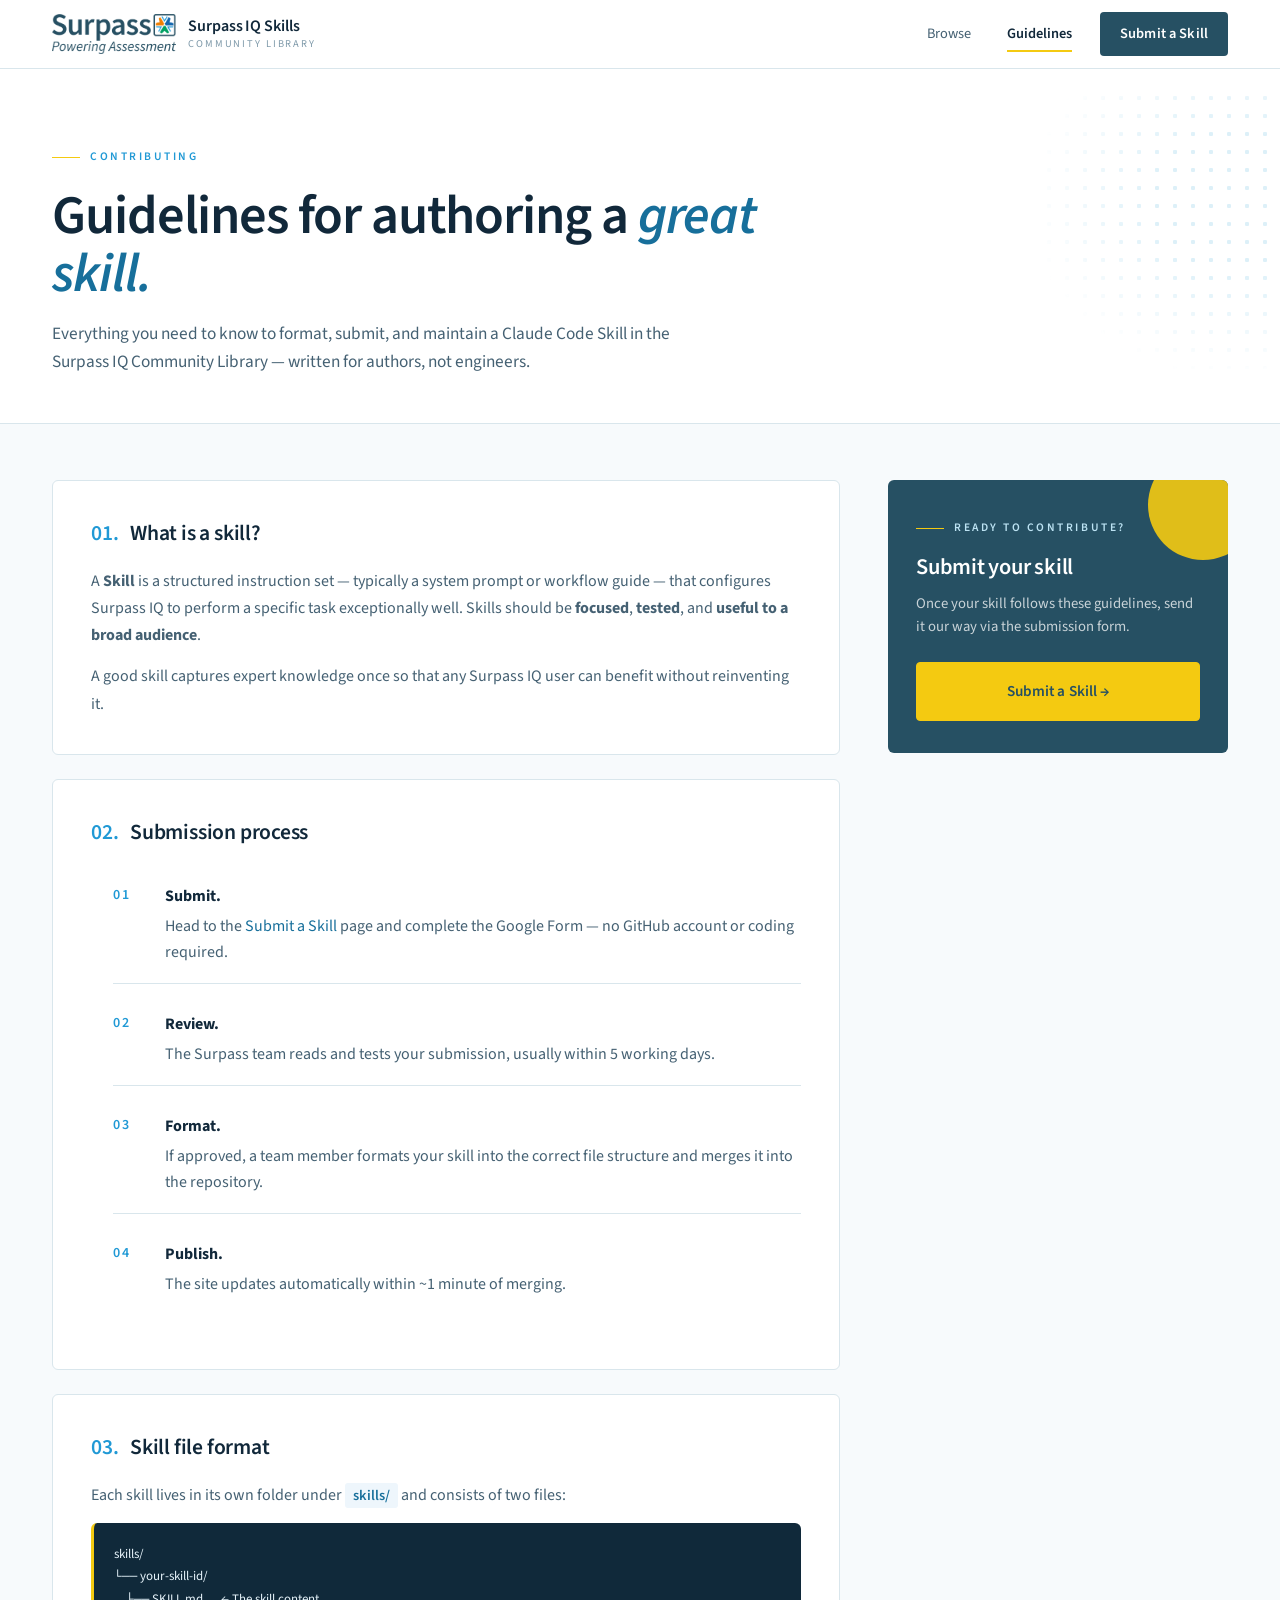
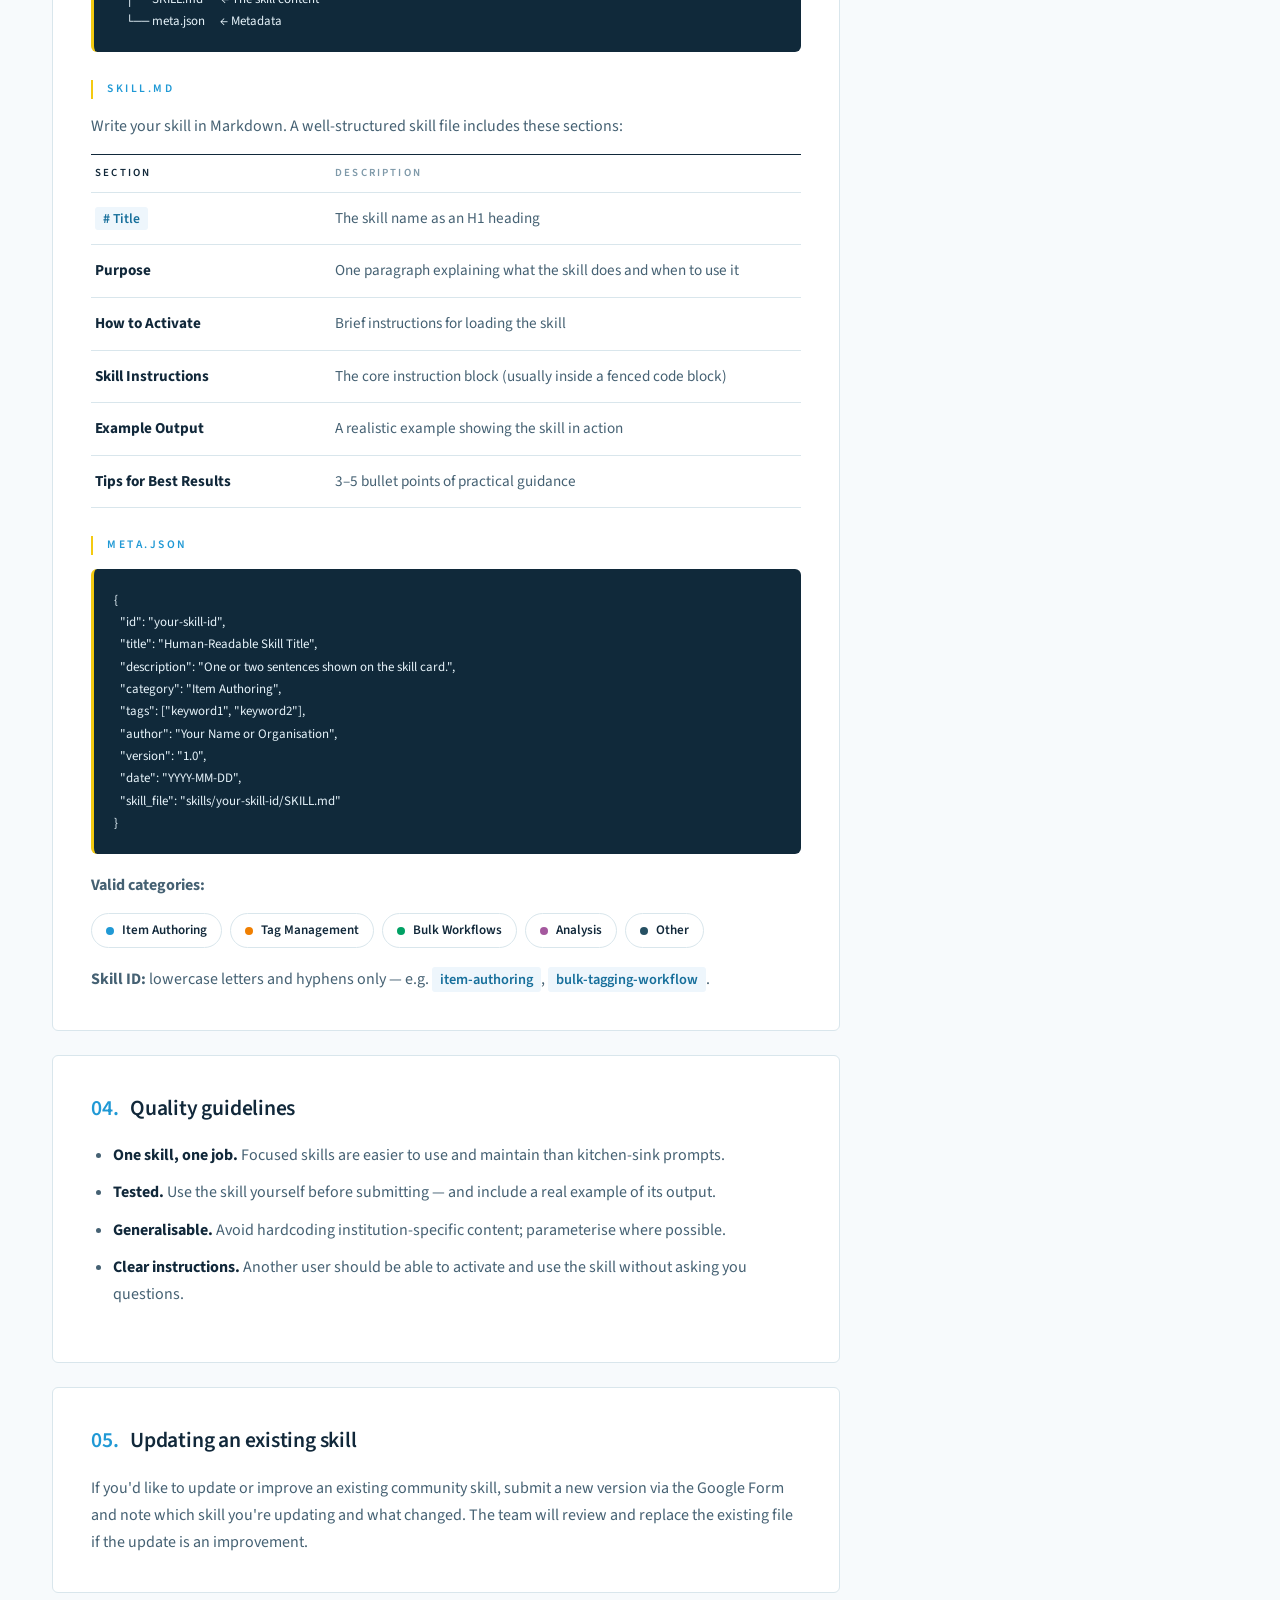
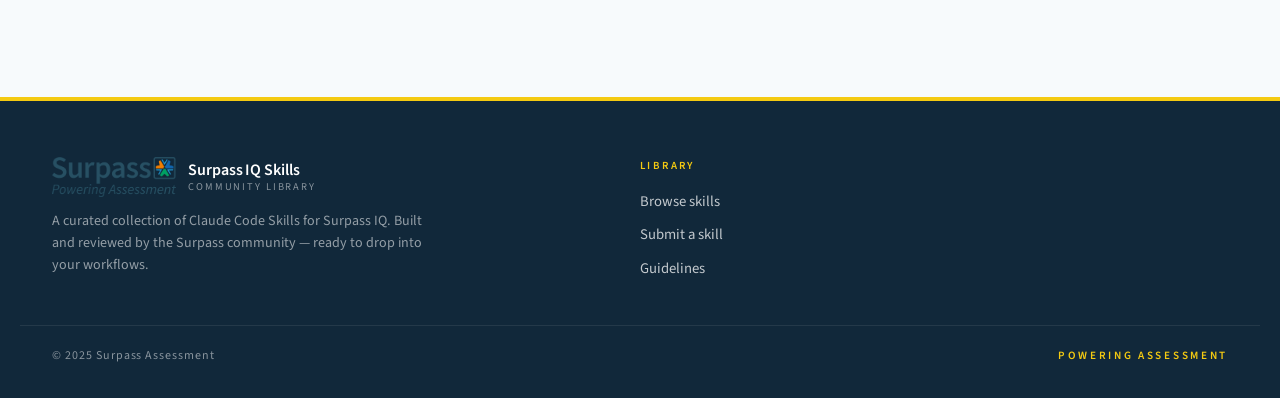
<file: guidelines.html>
<!DOCTYPE html>
<html lang="en">
<head>
  <meta charset="UTF-8">
  <meta name="viewport" content="width=device-width, initial-scale=1.0">
  <meta name="description" content="Contributing guidelines for the Surpass IQ Community Skills library — skill file format, submission process, and quality guidelines.">
  <title>Guidelines — Surpass IQ Community Skills</title>
  <link rel="stylesheet" href="assets/css/styles.css">
  <link rel="preconnect" href="https://fonts.googleapis.com">
  <link rel="preconnect" href="https://fonts.gstatic.com" crossorigin>
  <link href="https://fonts.googleapis.com/css2?family=Source+Sans+Pro:ital,wght@0,400;0,600;1,400;1,600&display=swap" rel="stylesheet">
</head>
<body>

  <!-- Navigation -->
  <nav class="nav">
    <div class="nav-inner">
      <a href="index.html" class="nav-logo">
        <img src="assets/SurpassPA_logo.png" alt="Surpass" class="nav-logo-mark">
        <span class="nav-logo-text">
          <span>Surpass IQ Skills</span>
          <span class="nav-logo-sub">Community Library</span>
        </span>
      </a>
      <div class="nav-links">
        <a href="index.html" class="nav-link">Browse</a>
        <a href="guidelines.html" class="nav-link active">Guidelines</a>
        <a href="submit.html" class="nav-link nav-link-cta">Submit a Skill</a>
      </div>
    </div>
  </nav>

  <!-- Page header -->
  <header class="page-header">
    <div class="page-header-inner">
      <span class="eyebrow">Contributing</span>
      <h1 class="page-title">Guidelines for authoring a <em>great skill.</em></h1>
      <p class="page-subtitle">Everything you need to know to format, submit, and maintain a Claude Code Skill in the Surpass IQ Community Library — written for authors, not engineers.</p>
    </div>
  </header>

  <!-- Page content -->
  <div class="page-content">
    <div class="page-content-main">

      <section class="content-section">
        <h2><span class="section-num">01.</span> What is a skill?</h2>
        <p>A <strong>Skill</strong> is a structured instruction set — typically a system prompt or workflow guide — that configures Surpass IQ to perform a specific task exceptionally well. Skills should be <strong>focused</strong>, <strong>tested</strong>, and <strong>useful to a broad audience</strong>.</p>
        <p>A good skill captures expert knowledge once so that any Surpass IQ user can benefit without reinventing it.</p>
      </section>

      <section class="content-section">
        <h2><span class="section-num">02.</span> Submission process</h2>
        <ol class="review-steps">
          <li><strong>Submit.</strong> Head to the <a href="submit.html">Submit a Skill</a> page and complete the Google Form — no GitHub account or coding required.</li>
          <li><strong>Review.</strong> The Surpass team reads and tests your submission, usually within 5 working days.</li>
          <li><strong>Format.</strong> If approved, a team member formats your skill into the correct file structure and merges it into the repository.</li>
          <li><strong>Publish.</strong> The site updates automatically within ~1 minute of merging.</li>
        </ol>
      </section>

      <section class="content-section">
        <h2><span class="section-num">03.</span> Skill file format</h2>
        <p>Each skill lives in its own folder under <code>skills/</code> and consists of two files:</p>
        <pre><code>skills/
└── your-skill-id/
    ├── SKILL.md      ← The skill content
    └── meta.json     ← Metadata</code></pre>

        <h3 class="content-subhead">SKILL.md</h3>
        <p>Write your skill in Markdown. A well-structured skill file includes these sections:</p>
        <div class="spec-table" role="table" aria-label="SKILL.md sections">
          <div class="spec-row spec-head" role="row">
            <span role="columnheader">Section</span>
            <span role="columnheader">Description</span>
          </div>
          <div class="spec-row" role="row">
            <span role="cell"><code># Title</code></span>
            <span role="cell">The skill name as an H1 heading</span>
          </div>
          <div class="spec-row" role="row">
            <span role="cell"><strong>Purpose</strong></span>
            <span role="cell">One paragraph explaining what the skill does and when to use it</span>
          </div>
          <div class="spec-row" role="row">
            <span role="cell"><strong>How to Activate</strong></span>
            <span role="cell">Brief instructions for loading the skill</span>
          </div>
          <div class="spec-row" role="row">
            <span role="cell"><strong>Skill Instructions</strong></span>
            <span role="cell">The core instruction block (usually inside a fenced code block)</span>
          </div>
          <div class="spec-row" role="row">
            <span role="cell"><strong>Example Output</strong></span>
            <span role="cell">A realistic example showing the skill in action</span>
          </div>
          <div class="spec-row" role="row">
            <span role="cell"><strong>Tips for Best Results</strong></span>
            <span role="cell">3–5 bullet points of practical guidance</span>
          </div>
        </div>

        <h3 class="content-subhead">meta.json</h3>
<pre><code>{
  "id": "your-skill-id",
  "title": "Human-Readable Skill Title",
  "description": "One or two sentences shown on the skill card.",
  "category": "Item Authoring",
  "tags": ["keyword1", "keyword2"],
  "author": "Your Name or Organisation",
  "version": "1.0",
  "date": "YYYY-MM-DD",
  "skill_file": "skills/your-skill-id/SKILL.md"
}</code></pre>

        <p><strong>Valid categories:</strong></p>
        <div class="chip-row">
          <span class="chip" data-cat="Item Authoring">Item Authoring</span>
          <span class="chip" data-cat="Tag Management">Tag Management</span>
          <span class="chip" data-cat="Bulk Workflows">Bulk Workflows</span>
          <span class="chip" data-cat="Analysis">Analysis</span>
          <span class="chip" data-cat="Other">Other</span>
        </div>
        <p style="margin-top: 18px;"><strong>Skill ID:</strong> lowercase letters and hyphens only — e.g. <code>item-authoring</code>, <code>bulk-tagging-workflow</code>.</p>
      </section>

      <section class="content-section">
        <h2><span class="section-num">04.</span> Quality guidelines</h2>
        <ul>
          <li><strong>One skill, one job.</strong> Focused skills are easier to use and maintain than kitchen-sink prompts.</li>
          <li><strong>Tested.</strong> Use the skill yourself before submitting — and include a real example of its output.</li>
          <li><strong>Generalisable.</strong> Avoid hardcoding institution-specific content; parameterise where possible.</li>
          <li><strong>Clear instructions.</strong> Another user should be able to activate and use the skill without asking you questions.</li>
        </ul>
      </section>

      <section class="content-section">
        <h2><span class="section-num">05.</span> Updating an existing skill</h2>
        <p>If you'd like to update or improve an existing community skill, submit a new version via the Google Form and note which skill you're updating and what changed. The team will review and replace the existing file if the update is an improvement.</p>
      </section>

    </div>

    <!-- Sticky sidebar CTA -->
    <aside class="page-content-aside">
      <div class="submit-cta">
        <span class="eyebrow">Ready to contribute?</span>
        <h3>Submit your skill</h3>
        <p>Once your skill follows these guidelines, send it our way via the submission form.</p>
        <a href="submit.html" class="btn btn-yellow btn-lg">Submit a Skill →</a>
      </div>
    </aside>
  </div>

  <!-- Footer -->
  <footer class="footer">
    <div class="footer-inner">
      <div class="footer-brand">
        <a href="index.html" class="nav-logo">
          <img src="assets/SurpassPA_logo.png" alt="Surpass" class="nav-logo-mark">
          <span class="nav-logo-text">
            <span>Surpass IQ Skills</span>
            <span class="nav-logo-sub">Community Library</span>
          </span>
        </a>
        <p>A curated collection of Claude Code Skills for Surpass IQ. Built and reviewed by the Surpass community — ready to drop into your workflows.</p>
      </div>
      <div class="footer-col">
        <h4>Library</h4>
        <ul>
          <li><a href="index.html">Browse skills</a></li>
          <li><a href="submit.html">Submit a skill</a></li>
          <li><a href="guidelines.html">Guidelines</a></li>
        </ul>
      </div>
    </div>
    <div class="footer-bottom">
      <span>© 2025 Surpass Assessment</span>
      <span class="tagline">Powering Assessment</span>
    </div>
  </footer>

</body>
</html>
</file>
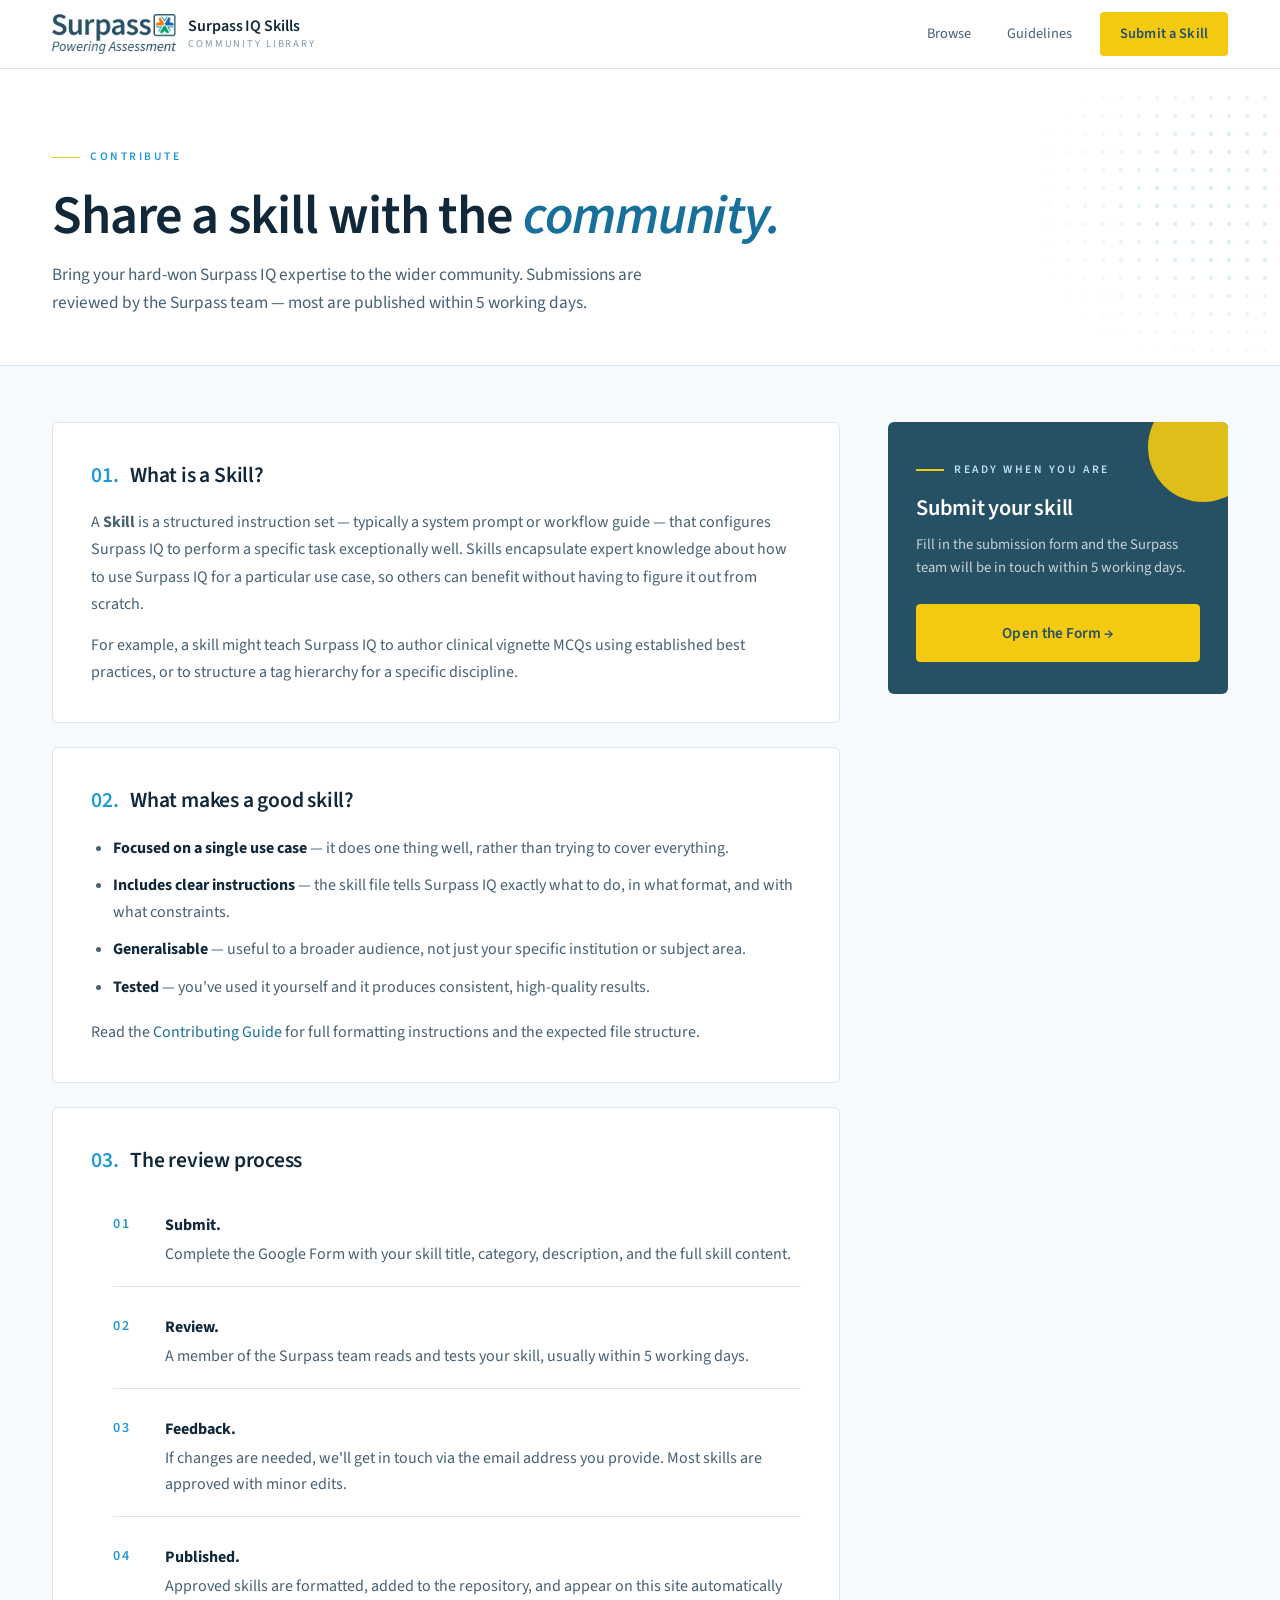
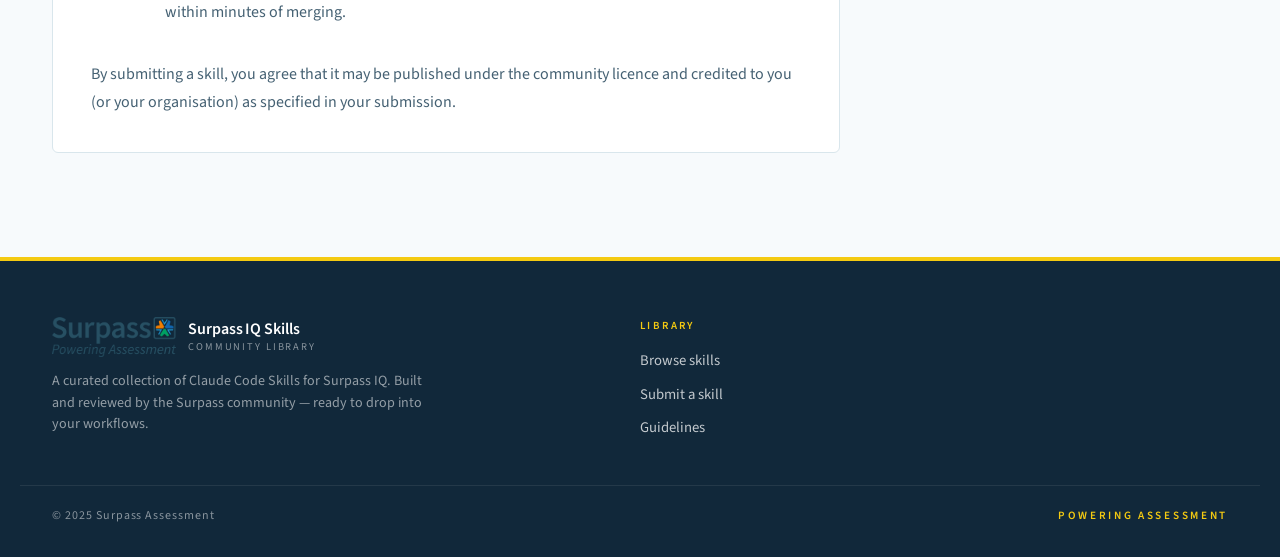
<file: submit.html>
<!DOCTYPE html>
<html lang="en">
<head>
  <meta charset="UTF-8">
  <meta name="viewport" content="width=device-width, initial-scale=1.0">
  <meta name="description" content="Submit a community Claude Code Skill for Surpass IQ. Skills are reviewed by the Surpass team before being published.">
  <title>Submit a Skill — Surpass IQ Community Skills</title>
  <link rel="stylesheet" href="assets/css/styles.css">
  <link rel="preconnect" href="https://fonts.googleapis.com">
  <link rel="preconnect" href="https://fonts.gstatic.com" crossorigin>
  <link href="https://fonts.googleapis.com/css2?family=Source+Sans+Pro:ital,wght@0,400;0,600;1,400;1,600&display=swap" rel="stylesheet">
</head>
<body>

  <!-- Navigation -->
  <nav class="nav">
    <div class="nav-inner">
      <a href="index.html" class="nav-logo">
        <img src="assets/SurpassPA_logo.png" alt="Surpass" class="nav-logo-mark">
        <span class="nav-logo-text">
          <span>Surpass IQ Skills</span>
          <span class="nav-logo-sub">Community Library</span>
        </span>
      </a>
      <div class="nav-links">
        <a href="index.html" class="nav-link">Browse</a>
        <a href="guidelines.html" class="nav-link">Guidelines</a>
        <a href="submit.html" class="nav-link nav-link-cta active">Submit a Skill</a>
      </div>
    </div>
  </nav>

  <!-- Page header -->
  <header class="page-header">
    <div class="page-header-inner">
      <span class="eyebrow">Contribute</span>
      <h1 class="page-title">Share a skill with the <em>community.</em></h1>
      <p class="page-subtitle">Bring your hard-won Surpass IQ expertise to the wider community. Submissions are reviewed by the Surpass team — most are published within 5 working days.</p>
    </div>
  </header>

  <!-- Page content: two-column editorial -->
  <div class="page-content">
    <div class="page-content-main">

      <section class="content-section">
        <h2><span class="section-num">01.</span> What is a Skill?</h2>
        <p>A <strong>Skill</strong> is a structured instruction set — typically a system prompt or workflow guide — that configures Surpass IQ to perform a specific task exceptionally well. Skills encapsulate expert knowledge about how to use Surpass IQ for a particular use case, so others can benefit without having to figure it out from scratch.</p>
        <p>For example, a skill might teach Surpass IQ to author clinical vignette MCQs using established best practices, or to structure a tag hierarchy for a specific discipline.</p>
      </section>

      <section class="content-section">
        <h2><span class="section-num">02.</span> What makes a good skill?</h2>
        <ul>
          <li><strong>Focused on a single use case</strong> — it does one thing well, rather than trying to cover everything.</li>
          <li><strong>Includes clear instructions</strong> — the skill file tells Surpass IQ exactly what to do, in what format, and with what constraints.</li>
          <li><strong>Generalisable</strong> — useful to a broader audience, not just your specific institution or subject area.</li>
          <li><strong>Tested</strong> — you've used it yourself and it produces consistent, high-quality results.</li>
        </ul>
        <p>Read the <a href="CONTRIBUTING.md">Contributing Guide</a> for full formatting instructions and the expected file structure.</p>
      </section>

      <section class="content-section">
        <h2><span class="section-num">03.</span> The review process</h2>
        <ol class="review-steps">
          <li><strong>Submit.</strong> Complete the Google Form with your skill title, category, description, and the full skill content.</li>
          <li><strong>Review.</strong> A member of the Surpass team reads and tests your skill, usually within 5 working days.</li>
          <li><strong>Feedback.</strong> If changes are needed, we'll get in touch via the email address you provide. Most skills are approved with minor edits.</li>
          <li><strong>Published.</strong> Approved skills are formatted, added to the repository, and appear on this site automatically within minutes of merging.</li>
        </ol>
        <p style="margin-top: 12px;">By submitting a skill, you agree that it may be published under the community licence and credited to you (or your organisation) as specified in your submission.</p>
      </section>

    </div>

    <!-- Sticky sidebar CTA -->
    <aside class="page-content-aside">
      <div class="submit-cta">
        <span class="eyebrow">Ready when you are</span>
        <h3>Submit your skill</h3>
        <p>Fill in the submission form and the Surpass team will be in touch within 5 working days.</p>
        <a href="#google-form-placeholder" class="btn btn-yellow btn-lg">Open the Form →</a>
      </div>
    </aside>
  </div>

  <!-- Footer -->
  <footer class="footer">
    <div class="footer-inner">
      <div class="footer-brand">
        <a href="index.html" class="nav-logo">
          <img src="assets/SurpassPA_logo.png" alt="Surpass" class="nav-logo-mark">
          <span class="nav-logo-text">
            <span>Surpass IQ Skills</span>
            <span class="nav-logo-sub">Community Library</span>
          </span>
        </a>
        <p>A curated collection of Claude Code Skills for Surpass IQ. Built and reviewed by the Surpass community — ready to drop into your workflows.</p>
      </div>
      <div class="footer-col">
        <h4>Library</h4>
        <ul>
          <li><a href="index.html">Browse skills</a></li>
          <li><a href="submit.html">Submit a skill</a></li>
          <li><a href="guidelines.html">Guidelines</a></li>
        </ul>
      </div>
    </div>
    <div class="footer-bottom">
      <span>© 2025 Surpass Assessment</span>
      <span class="tagline">Powering Assessment</span>
    </div>
  </footer>

</body>
</html>
</file>
<file: assets/css/styles.css>
/* ============================================================
   Surpass IQ Community Skills — Editorial Technical
   ============================================================ */

:root {
  /* Primary brand */
  --surpass-dark-grey: #265063;
  --surpass-dark-cyan: #176F9B;
  --surpass-cyan: #2099D5;
  --surpass-light-cyan: #BDE3F3;
  --surpass-very-light-cyan: #EEF6FC;
  --surpass-yellow: #F4CA11;
  --surpass-light-yellow: #FDF7B6;

  /* Supporting */
  --surpass-blue: #1166B0;
  --surpass-green: #00A164;
  --surpass-orange: #F07F01;
  --surpass-purple: #A4589E;

  --font-primary: 'Source Sans Pro', 'Helvetica Neue', Arial, sans-serif;

  --ink: #11283a;
  --ink-soft: #456173;
  --ink-muted: #7e99a9;
  --rule: #d9e6ec;
  --rule-soft: #eaf2f6;
  --paper: #f7fafc;
  --paper-warm: #fbfbf7;

  --shadow-soft: 0 1px 0 rgba(38,80,99,0.04), 0 12px 30px -18px rgba(38,80,99,0.18);
  --shadow-lift: 0 1px 0 rgba(38,80,99,0.05), 0 30px 50px -24px rgba(38,80,99,0.28);

  --t: 220ms cubic-bezier(.2,.7,.2,1);
}

/* ----- Reset ----- */
*, *::before, *::after { box-sizing: border-box; margin: 0; padding: 0; }
[hidden] { display: none !important; }

html { font-size: 16px; scroll-behavior: smooth; }

body {
  font-family: var(--font-primary);
  font-weight: 400;
  color: var(--ink);
  background: var(--paper);
  line-height: 1.6;
  -webkit-font-smoothing: antialiased;
  text-rendering: optimizeLegibility;
  overflow-x: hidden;
}

a { color: var(--surpass-dark-cyan); text-decoration: none; }
a:hover { color: var(--surpass-cyan); }

img { display: block; max-width: 100%; }

::selection { background: var(--surpass-yellow); color: var(--surpass-dark-grey); }

/* ----- Typographic primitives ----- */
.eyebrow {
  display: inline-flex;
  align-items: center;
  gap: 10px;
  font-size: 0.72rem;
  font-weight: 600;
  letter-spacing: 0.22em;
  text-transform: uppercase;
  color: var(--surpass-cyan);
}
.eyebrow::before {
  content: "";
  width: 28px;
  height: 1.5px;
  background: var(--surpass-yellow);
  display: inline-block;
}
.eyebrow.on-dark { color: var(--surpass-light-cyan); }
.eyebrow.on-dark::before { background: var(--surpass-yellow); }

/* ----- Layout container ----- */
.wrap {
  max-width: 1240px;
  margin: 0 auto;
  padding: 0 32px;
}

/* ============================================================
   Navigation — thin editorial masthead
   ============================================================ */
.nav {
  background: #fff;
  position: sticky;
  top: 0;
  z-index: 100;
  border-bottom: 1px solid var(--rule);
}

.nav-inner {
  max-width: 1240px;
  margin: 0 auto;
  padding: 0 32px;
  height: 68px;
  display: flex;
  align-items: center;
  justify-content: space-between;
  gap: 24px;
}

.nav-logo {
  display: flex;
  align-items: center;
  gap: 12px;
  color: var(--ink);
  font-weight: 600;
  font-size: 1rem;
  letter-spacing: -0.005em;
  text-decoration: none;
  flex-shrink: 0;
}

.nav-logo-mark {
  display: block;
  height: 40px;
  width: auto;
  flex-shrink: 0;
  transition: transform var(--t);
}
.nav-logo:hover .nav-logo-mark { transform: rotate(-4deg); }

.nav-logo-text {
  display: flex;
  flex-direction: column;
  line-height: 1.1;
}
.nav-logo-sub {
  font-size: 0.65rem;
  font-weight: 400;
  letter-spacing: 0.18em;
  text-transform: uppercase;
  color: var(--ink-muted);
  margin-top: 2px;
}

.nav-links {
  display: flex;
  align-items: center;
  gap: 4px;
}

.nav-link {
  position: relative;
  color: var(--ink-soft);
  font-size: 0.9rem;
  font-weight: 400;
  padding: 8px 16px;
  text-decoration: none;
  transition: color var(--t);
}
.nav-link::after {
  content: "";
  position: absolute;
  left: 16px;
  right: 16px;
  bottom: 2px;
  height: 2px;
  background: var(--surpass-yellow);
  transform: scaleX(0);
  transform-origin: left center;
  transition: transform var(--t);
}
.nav-link:hover { color: var(--ink); text-decoration: none; }
.nav-link:hover::after,
.nav-link.active::after { transform: scaleX(1); }
.nav-link.active { color: var(--ink); font-weight: 600; }

.nav-link-cta {
  background: var(--surpass-dark-grey);
  color: #fff !important;
  font-weight: 600;
  padding: 10px 20px;
  border-radius: 4px;
  margin-left: 8px;
  letter-spacing: 0.01em;
  transition: background var(--t), transform var(--t);
}
.nav-link-cta::after { display: none; }
.nav-link-cta:hover { background: #19394a; color: #fff !important; transform: translateY(-1px); }
.nav-link-cta.active { background: var(--surpass-yellow); color: var(--surpass-dark-grey) !important; }

/* ============================================================
   Hero — asymmetric magazine cover
   ============================================================ */
.hero {
  position: relative;
  background: #fff;
  padding: 80px 0 56px;
  overflow: hidden;
  border-bottom: 1px solid var(--rule);
}

.hero::before {
  /* OMR bubble-sheet dot matrix — right side decoration */
  content: "";
  position: absolute;
  top: 40px;
  right: -60px;
  width: 420px;
  height: 420px;
  background-image: radial-gradient(circle, var(--surpass-light-cyan) 2px, transparent 2.5px);
  background-size: 18px 18px;
  opacity: 0.6;
  mask-image: radial-gradient(ellipse at 70% 40%, #000 30%, transparent 75%);
  -webkit-mask-image: radial-gradient(ellipse at 70% 40%, #000 30%, transparent 75%);
  pointer-events: none;
}

.hero::after {
  /* Accent block */
  content: "";
  position: absolute;
  bottom: -40px;
  right: 8%;
  width: 140px;
  height: 140px;
  background: var(--surpass-yellow);
  transform: rotate(8deg);
  border-radius: 4px;
  z-index: 0;
  opacity: 0.9;
}

.hero-inner {
  max-width: 1240px;
  margin: 0 auto;
  padding: 0 32px;
  position: relative;
  z-index: 2;
  display: grid;
  grid-template-columns: 1fr auto;
  gap: 48px;
  align-items: end;
}

.hero-left { max-width: 720px; }

.hero-eyebrow-row {
  display: flex;
  align-items: center;
  gap: 24px;
  margin-bottom: 28px;
  flex-wrap: wrap;
}

.hero-issue {
  font-size: 0.72rem;
  font-weight: 600;
  letter-spacing: 0.22em;
  text-transform: uppercase;
  color: var(--ink-muted);
  padding-left: 12px;
  border-left: 1px solid var(--rule);
}

.hero-title {
  color: var(--ink);
  font-size: clamp(2.6rem, 5.6vw, 4.4rem);
  font-weight: 600;
  letter-spacing: -0.025em;
  line-height: 1.02;
  margin-bottom: 22px;
}
.hero-title .accent {
  color: var(--surpass-cyan);
  font-style: italic;
  position: relative;
  white-space: nowrap;
}
.hero-title .accent::after {
  content: "";
  position: absolute;
  left: 0;
  right: 0;
  bottom: 6%;
  height: 14px;
  background: var(--surpass-yellow);
  z-index: -1;
  transform: skewX(-6deg);
  opacity: 0.85;
}

.hero-subtitle {
  color: var(--ink-soft);
  font-size: 1.1rem;
  line-height: 1.55;
  margin-bottom: 36px;
  max-width: 560px;
}

/* Hero stat block — right column */
.hero-stats {
  display: flex;
  flex-direction: column;
  gap: 16px;
  padding-left: 32px;
  border-left: 1px solid var(--rule);
  min-width: 180px;
}

.hero-stat {
  display: flex;
  flex-direction: column;
  gap: 2px;
}
.hero-stat-num {
  font-size: 2.4rem;
  font-weight: 600;
  color: var(--surpass-dark-grey);
  line-height: 1;
  letter-spacing: -0.02em;
  font-variant-numeric: tabular-nums;
}
.hero-stat-num .dot {
  display: inline-block;
  width: 8px;
  height: 8px;
  background: var(--surpass-yellow);
  border-radius: 50%;
  margin-left: 4px;
  vertical-align: super;
  transform: translateY(-8px);
}
.hero-stat-label {
  font-size: 0.68rem;
  font-weight: 600;
  letter-spacing: 0.2em;
  text-transform: uppercase;
  color: var(--ink-muted);
  margin-top: 4px;
}

/* Search — framed editorial style */
.search-wrap {
  position: relative;
  max-width: 560px;
  background: #fff;
  border: 1.5px solid var(--ink);
  border-radius: 4px;
  transition: box-shadow var(--t), border-color var(--t);
}
.search-wrap:focus-within {
  border-color: var(--surpass-cyan);
  box-shadow: 0 0 0 4px rgba(32,153,213,0.15), 6px 6px 0 var(--surpass-yellow);
}
.search-wrap::after {
  content: "⏎ search";
  position: absolute;
  right: 50px;
  top: 50%;
  transform: translateY(-50%);
  font-size: 0.68rem;
  font-weight: 600;
  letter-spacing: 0.14em;
  text-transform: uppercase;
  color: var(--ink-muted);
  pointer-events: none;
  opacity: 0.7;
}

.search-input {
  width: 100%;
  padding: 18px 140px 18px 20px;
  font-family: var(--font-primary);
  font-size: 1rem;
  color: var(--ink);
  background: transparent;
  border: none;
  outline: none;
}
.search-input::placeholder { color: var(--ink-muted); }

.search-icon {
  position: absolute;
  right: 18px;
  top: 50%;
  transform: translateY(-50%);
  color: var(--ink);
  pointer-events: none;
}

/* ============================================================
   Section rule / filters — publication tabs
   ============================================================ */
.filters {
  background: #fff;
  position: sticky;
  top: 68px;
  z-index: 90;
  border-bottom: 1px solid var(--rule);
}

.filters-inner {
  max-width: 1240px;
  margin: 0 auto;
  padding: 0 32px;
  display: flex;
  align-items: stretch;
  gap: 0;
  overflow-x: auto;
  scrollbar-width: none;
  -ms-overflow-style: none;
}
.filters-inner::-webkit-scrollbar { display: none; }

.filters-label {
  flex-shrink: 0;
  display: flex;
  align-items: center;
  padding: 18px 20px 18px 0;
  font-size: 0.68rem;
  font-weight: 600;
  letter-spacing: 0.22em;
  text-transform: uppercase;
  color: var(--ink-muted);
  border-right: 1px solid var(--rule);
  margin-right: 8px;
}

.filter-btn {
  flex-shrink: 0;
  padding: 18px 20px;
  border: none;
  border-bottom: 3px solid transparent;
  background: transparent;
  color: var(--ink-soft);
  font-family: var(--font-primary);
  font-size: 0.9rem;
  font-weight: 400;
  cursor: pointer;
  white-space: nowrap;
  transition: color var(--t), border-color var(--t);
  position: relative;
  letter-spacing: 0.01em;
}
.filter-btn:hover { color: var(--ink); }
.filter-btn.active {
  color: var(--ink);
  font-weight: 600;
  border-bottom-color: var(--surpass-yellow);
}

/* ============================================================
   Main grid — numbered editorial cards
   ============================================================ */
.main {
  max-width: 1240px;
  margin: 0 auto;
  padding: 56px 32px 80px;
}

.main-header {
  display: flex;
  align-items: baseline;
  justify-content: space-between;
  margin-bottom: 36px;
  padding-bottom: 20px;
  border-bottom: 1px solid var(--rule);
  flex-wrap: wrap;
  gap: 12px;
}
.main-header-title {
  font-size: 1.4rem;
  font-weight: 600;
  color: var(--ink);
  letter-spacing: -0.01em;
}
.main-header-title .thin { color: var(--ink-muted); font-weight: 400; }
.main-header-meta {
  font-size: 0.72rem;
  font-weight: 600;
  letter-spacing: 0.2em;
  text-transform: uppercase;
  color: var(--ink-muted);
}

.cards-grid {
  display: grid;
  grid-template-columns: repeat(auto-fill, minmax(340px, 1fr));
  gap: 24px;
}

/* ----- Card ----- */
.card {
  position: relative;
  background: #fff;
  border: 1px solid var(--rule);
  border-radius: 6px;
  padding: 28px 26px 20px;
  display: flex;
  flex-direction: column;
  cursor: pointer;
  transition: transform var(--t), box-shadow var(--t), border-color var(--t);
  overflow: hidden;
  animation: cardIn 500ms cubic-bezier(.2,.7,.2,1) both;
  animation-delay: calc(var(--card-index, 0) * 60ms);
}

@keyframes cardIn {
  from { opacity: 0; transform: translateY(14px); }
  to { opacity: 1; transform: translateY(0); }
}

.card::before {
  /* Big numeral watermark */
  content: attr(data-index);
  position: absolute;
  top: 12px;
  right: 18px;
  font-size: 3.2rem;
  font-weight: 600;
  color: var(--surpass-very-light-cyan);
  letter-spacing: -0.05em;
  line-height: 1;
  font-variant-numeric: tabular-nums;
  transition: color var(--t);
  pointer-events: none;
}

.card::after {
  /* Top accent bar — category color */
  content: "";
  position: absolute;
  top: 0;
  left: 0;
  right: 0;
  height: 3px;
  background: var(--cat-color, var(--surpass-cyan));
  transform: scaleX(0.18);
  transform-origin: left center;
  transition: transform var(--t);
}

.card:hover {
  transform: translateY(-4px);
  box-shadow: var(--shadow-lift);
  border-color: var(--ink);
}
.card:hover::after { transform: scaleX(1); }
.card:hover::before { color: var(--surpass-light-yellow); }

.card[data-category="Item Authoring"] { --cat-color: var(--surpass-cyan); }
.card[data-category="Tag Management"] { --cat-color: var(--surpass-orange); }
.card[data-category="Bulk Workflows"] { --cat-color: var(--surpass-green); }
.card[data-category="Analysis"]       { --cat-color: var(--surpass-purple); }
.card[data-category="Other"]          { --cat-color: var(--surpass-dark-grey); }

.card-category {
  display: inline-flex;
  align-items: center;
  gap: 8px;
  font-size: 0.68rem;
  font-weight: 600;
  letter-spacing: 0.2em;
  text-transform: uppercase;
  color: var(--cat-color, var(--surpass-cyan));
  margin-bottom: 18px;
  position: relative;
  z-index: 1;
}
.card-category::before {
  content: "";
  width: 6px;
  height: 6px;
  background: var(--cat-color, var(--surpass-cyan));
  border-radius: 50%;
  display: inline-block;
}

.card-top {
  flex: 1;
  position: relative;
  z-index: 1;
}

.card-title {
  font-size: 1.35rem;
  font-weight: 600;
  color: var(--ink);
  margin: 0 0 12px;
  line-height: 1.2;
  letter-spacing: -0.015em;
  max-width: calc(100% - 40px);
}

.card-desc {
  font-size: 0.95rem;
  color: var(--ink-soft);
  line-height: 1.55;
  margin-bottom: 20px;
}

.card-tags {
  display: flex;
  flex-wrap: wrap;
  gap: 6px;
  margin-bottom: 20px;
}
.card-tag {
  font-size: 0.72rem;
  font-weight: 400;
  color: var(--ink-soft);
  background: var(--surpass-very-light-cyan);
  padding: 3px 10px;
  border-radius: 3px;
  font-variant-numeric: tabular-nums;
}

.card-meta {
  display: flex;
  align-items: center;
  justify-content: space-between;
  gap: 12px;
  padding-top: 16px;
  margin-top: auto;
  border-top: 1px solid var(--rule);
  font-size: 0.72rem;
  font-weight: 600;
  letter-spacing: 0.12em;
  text-transform: uppercase;
  color: var(--ink-muted);
  font-variant-numeric: tabular-nums;
}

.card-actions {
  margin-top: 16px;
  display: flex;
  gap: 10px;
  position: relative;
  z-index: 1;
}

/* ============================================================
   Buttons
   ============================================================ */
.btn {
  display: inline-flex;
  align-items: center;
  justify-content: center;
  gap: 8px;
  padding: 10px 18px;
  border-radius: 4px;
  font-family: var(--font-primary);
  font-size: 0.875rem;
  font-weight: 600;
  cursor: pointer;
  text-decoration: none;
  border: 1.5px solid transparent;
  transition: background var(--t), color var(--t), border-color var(--t), transform var(--t), box-shadow var(--t);
  white-space: nowrap;
  letter-spacing: 0.005em;
}
.btn:hover { text-decoration: none; }

.btn-primary {
  background: var(--surpass-dark-grey);
  color: #fff;
  border-color: var(--surpass-dark-grey);
  flex: 1;
}
.btn-primary:hover {
  background: #19394a;
  border-color: #19394a;
  color: #fff;
  transform: translateY(-1px);
}
.btn-primary .arrow { transition: transform var(--t); }
.btn-primary:hover .arrow { transform: translateX(3px); }

.btn-yellow {
  background: var(--surpass-yellow);
  color: var(--surpass-dark-grey);
  border-color: var(--surpass-yellow);
}
.btn-yellow:hover {
  background: #e5bc00;
  border-color: #e5bc00;
  color: var(--surpass-dark-grey);
  transform: translateY(-1px);
  box-shadow: 0 6px 18px -6px rgba(244,202,17,0.7);
}

.btn-outline {
  background: transparent;
  color: var(--ink);
  border-color: var(--rule);
}
.btn-outline:hover {
  border-color: var(--ink);
  background: #fff;
  color: var(--ink);
}

.btn-ghost {
  background: transparent;
  color: var(--ink);
  border-color: transparent;
  padding-left: 8px;
  padding-right: 8px;
}
.btn-ghost:hover { background: var(--surpass-very-light-cyan); color: var(--ink); }

.btn-lg {
  padding: 16px 32px;
  font-size: 0.95rem;
  border-radius: 4px;
}

/* ============================================================
   CTA banner — diagonal editorial slab
   ============================================================ */
.cta-banner {
  position: relative;
  background: var(--surpass-dark-grey);
  color: #fff;
  overflow: hidden;
  padding: 72px 0;
  border-top: 1px solid rgba(255,255,255,0.08);
}
.cta-banner::before {
  content: "";
  position: absolute;
  top: 0;
  left: 0;
  right: 0;
  bottom: 0;
  background-image: radial-gradient(circle, rgba(255,255,255,0.06) 1.2px, transparent 1.5px);
  background-size: 22px 22px;
  mask-image: linear-gradient(135deg, #000 20%, transparent 70%);
  -webkit-mask-image: linear-gradient(135deg, #000 20%, transparent 70%);
  pointer-events: none;
}
.cta-banner::after {
  content: "";
  position: absolute;
  right: -80px;
  top: 50%;
  transform: translateY(-50%) rotate(-6deg);
  width: 360px;
  height: 180px;
  background: var(--surpass-yellow);
  border-radius: 6px;
  opacity: 0.12;
}

.cta-inner {
  max-width: 1240px;
  margin: 0 auto;
  padding: 0 32px;
  display: grid;
  grid-template-columns: 1fr auto;
  gap: 40px;
  align-items: center;
  position: relative;
  z-index: 1;
}

.cta-inner .eyebrow { color: var(--surpass-yellow); margin-bottom: 16px; }
.cta-inner .eyebrow::before { background: var(--surpass-yellow); }

.cta-title {
  color: #fff;
  font-size: clamp(1.8rem, 3.6vw, 2.6rem);
  font-weight: 600;
  letter-spacing: -0.02em;
  line-height: 1.12;
  max-width: 620px;
}
.cta-title em {
  font-style: italic;
  color: var(--surpass-yellow);
  font-weight: 600;
}

.cta-actions { display: flex; gap: 12px; flex-wrap: wrap; }

.cta-banner .btn-outline {
  color: #fff;
  border-color: rgba(255,255,255,0.35);
}
.cta-banner .btn-outline:hover {
  background: rgba(255,255,255,0.08);
  border-color: #fff;
  color: #fff;
}

/* ============================================================
   Empty / loading states
   ============================================================ */
.empty-state {
  grid-column: 1 / -1;
  text-align: center;
  padding: 80px 24px;
  border: 1px dashed var(--rule);
  border-radius: 6px;
  background: #fff;
}
.empty-state p { color: var(--ink-muted); font-size: 1rem; }
.empty-state .eyebrow { justify-content: center; margin-bottom: 12px; display: inline-flex; }

.load-error { color: #c0392b; font-size: 0.95rem; padding: 24px; }
.loading { color: var(--ink-muted); font-style: italic; }

/* ============================================================
   Modal — editorial long-read
   ============================================================ */
.modal-overlay {
  position: fixed;
  inset: 0;
  background: rgba(14, 34, 44, 0.58);
  backdrop-filter: blur(6px);
  z-index: 200;
  display: flex;
  align-items: flex-start;
  justify-content: center;
  padding: 40px 24px;
  overflow-y: auto;
  animation: fadeIn 200ms ease;
}
@keyframes fadeIn { from { opacity: 0; } to { opacity: 1; } }

.modal {
  background: #fff;
  border-radius: 8px;
  width: 100%;
  max-width: 820px;
  box-shadow: 0 30px 80px rgba(14,34,44,0.35);
  animation: slideUp 280ms cubic-bezier(.2,.7,.2,1);
  display: flex;
  flex-direction: column;
  margin: auto;
  overflow: hidden;
  border: 1px solid var(--rule);
}
@keyframes slideUp {
  from { transform: translateY(20px) scale(0.99); opacity: 0; }
  to { transform: translateY(0) scale(1); opacity: 1; }
}

.modal-header {
  display: flex;
  align-items: flex-start;
  justify-content: space-between;
  gap: 16px;
  padding: 32px 36px 24px;
  border-bottom: 1px solid var(--rule);
  position: relative;
}
.modal-header::before {
  content: "";
  position: absolute;
  top: 0;
  left: 0;
  width: 100%;
  height: 4px;
  background: var(--surpass-yellow);
}

.modal-category {
  display: inline-flex;
  align-items: center;
  gap: 8px;
  font-size: 0.68rem;
  font-weight: 600;
  letter-spacing: 0.2em;
  text-transform: uppercase;
  color: var(--surpass-cyan);
  margin-bottom: 12px;
}
.modal-category::before {
  content: "";
  width: 6px;
  height: 6px;
  background: var(--surpass-cyan);
  border-radius: 50%;
}

.modal-title {
  font-size: 1.75rem;
  font-weight: 600;
  color: var(--ink);
  line-height: 1.15;
  letter-spacing: -0.018em;
  max-width: 620px;
}

.modal-close {
  background: transparent;
  border: 1px solid var(--rule);
  width: 36px;
  height: 36px;
  font-size: 1.3rem;
  line-height: 1;
  color: var(--ink-soft);
  cursor: pointer;
  border-radius: 4px;
  flex-shrink: 0;
  transition: background var(--t), color var(--t), border-color var(--t), transform var(--t);
}
.modal-close:hover {
  background: var(--ink);
  color: #fff;
  border-color: var(--ink);
  transform: rotate(90deg);
}

.modal-body {
  padding: 32px 36px;
  overflow-y: auto;
  max-height: 62vh;
  font-size: 1rem;
  line-height: 1.75;
  color: var(--ink);
}
.modal-body h1 { font-size: 1.6rem; font-weight: 600; margin: 0 0 18px; color: var(--surpass-dark-grey); letter-spacing: -0.01em; }
.modal-body h2 { font-size: 1.2rem; font-weight: 600; margin: 32px 0 14px; color: var(--surpass-dark-grey); padding-bottom: 8px; border-bottom: 1px solid var(--rule); letter-spacing: -0.005em; }
.modal-body h3 { font-size: 1.05rem; font-weight: 600; margin: 24px 0 10px; color: var(--ink); }
.modal-body p { margin: 0 0 16px; }
.modal-body ul, .modal-body ol { margin: 0 0 16px 24px; }
.modal-body li { margin-bottom: 6px; }
.modal-body code {
  background: var(--surpass-very-light-cyan);
  padding: 2px 8px;
  border-radius: 3px;
  font-size: 0.88em;
  font-family: 'Source Sans Pro', 'Courier New', monospace;
  color: var(--surpass-dark-cyan);
  font-weight: 600;
}
.modal-body pre {
  background: #10293a;
  color: #e6f3fa;
  border-radius: 6px;
  padding: 20px;
  overflow-x: auto;
  margin: 0 0 16px;
  border-left: 3px solid var(--surpass-yellow);
}
.modal-body pre code { background: none; padding: 0; color: inherit; font-weight: 400; }
.modal-body blockquote {
  border-left: 3px solid var(--surpass-yellow);
  padding: 4px 0 4px 20px;
  color: var(--ink-soft);
  margin: 0 0 16px;
  font-style: italic;
}
.modal-body strong { font-weight: 600; color: var(--ink); }
.modal-body hr { border: none; border-top: 1px solid var(--rule); margin: 28px 0; }
.modal-body a { color: var(--surpass-dark-cyan); border-bottom: 1px solid var(--surpass-light-cyan); }
.modal-body a:hover { border-bottom-color: var(--surpass-cyan); }

.modal-footer {
  padding: 20px 36px;
  border-top: 1px solid var(--rule);
  display: flex;
  justify-content: space-between;
  gap: 10px;
  background: var(--paper-warm);
  flex-wrap: wrap;
}
.modal-footer-meta {
  display: flex;
  gap: 16px;
  align-items: center;
  font-size: 0.72rem;
  font-weight: 600;
  letter-spacing: 0.15em;
  text-transform: uppercase;
  color: var(--ink-muted);
}
.modal-footer-actions { display: flex; gap: 10px; }

/* ============================================================
   Submit page
   ============================================================ */
.page-header {
  background: #fff;
  padding: 72px 0 48px;
  border-bottom: 1px solid var(--rule);
  position: relative;
  overflow: hidden;
}
.page-header::after {
  content: "";
  position: absolute;
  top: 20px;
  right: -40px;
  width: 280px;
  height: 280px;
  background-image: radial-gradient(circle, var(--surpass-light-cyan) 2px, transparent 2.5px);
  background-size: 18px 18px;
  opacity: 0.5;
  mask-image: radial-gradient(ellipse at 70% 40%, #000 30%, transparent 75%);
  -webkit-mask-image: radial-gradient(ellipse at 70% 40%, #000 30%, transparent 75%);
}

.page-header-inner {
  max-width: 1240px;
  margin: 0 auto;
  padding: 0 32px;
  position: relative;
  z-index: 1;
}

.page-title {
  color: var(--ink);
  font-size: clamp(2.2rem, 4.4vw, 3.4rem);
  font-weight: 600;
  letter-spacing: -0.02em;
  line-height: 1.08;
  margin: 20px 0 16px;
  max-width: 760px;
}
.page-title em { font-style: italic; color: var(--surpass-dark-cyan); }

.page-subtitle {
  color: var(--ink-soft);
  font-size: 1.08rem;
  line-height: 1.6;
  max-width: 620px;
}

.page-content {
  max-width: 1240px;
  margin: 0 auto;
  padding: 56px 32px 80px;
  display: grid;
  grid-template-columns: 1fr 340px;
  gap: 48px;
  align-items: start;
}
.page-content-main { min-width: 0; }
.page-content-aside { position: sticky; top: 100px; }

.content-section {
  background: #fff;
  border: 1px solid var(--rule);
  border-radius: 6px;
  padding: 36px 38px;
  margin-bottom: 24px;
  position: relative;
}
.content-section::before {
  content: attr(data-number);
  position: absolute;
  top: 28px;
  right: 32px;
  font-size: 0.72rem;
  font-weight: 600;
  letter-spacing: 0.22em;
  color: var(--ink-muted);
}

.content-section h2 {
  font-size: 1.35rem;
  font-weight: 600;
  color: var(--ink);
  margin-bottom: 16px;
  letter-spacing: -0.01em;
}
.content-section h2 .section-num {
  display: inline-block;
  color: var(--surpass-cyan);
  font-weight: 600;
  margin-right: 8px;
  font-variant-numeric: tabular-nums;
}

.content-section p {
  color: var(--ink-soft);
  font-size: 1rem;
  line-height: 1.7;
  margin-bottom: 14px;
}
.content-section p:last-child { margin-bottom: 0; }

.content-section ul,
.content-section ol {
  margin: 0 0 18px 22px;
  color: var(--ink-soft);
  font-size: 1rem;
  line-height: 1.7;
}
.content-section li { margin-bottom: 10px; }
.content-section li strong { color: var(--ink); }

/* Sidebar card */
.submit-cta {
  background: var(--surpass-dark-grey);
  color: #fff;
  border-radius: 6px;
  padding: 32px 28px;
  position: relative;
  overflow: hidden;
}
.submit-cta::before {
  content: "";
  position: absolute;
  top: -30px;
  right: -30px;
  width: 110px;
  height: 110px;
  background: var(--surpass-yellow);
  border-radius: 50%;
  opacity: 0.9;
}
.submit-cta .eyebrow { color: var(--surpass-light-cyan); margin-bottom: 16px; position: relative; z-index: 1; }
.submit-cta .eyebrow::before { background: var(--surpass-yellow); }
.submit-cta h3 {
  position: relative;
  z-index: 1;
  font-size: 1.4rem;
  font-weight: 600;
  line-height: 1.2;
  letter-spacing: -0.01em;
  margin-bottom: 12px;
  color: #fff;
  max-width: 220px;
}
.submit-cta p {
  position: relative;
  z-index: 1;
  color: rgba(255,255,255,0.75);
  font-size: 0.92rem;
  margin-bottom: 24px;
  line-height: 1.55;
}
.submit-cta .btn { width: 100%; position: relative; z-index: 1; }

/* Review steps — numbered list */
.review-steps {
  list-style: none;
  margin: 0;
  counter-reset: step;
}
.review-steps li {
  counter-increment: step;
  position: relative;
  padding: 18px 0 18px 52px;
  border-bottom: 1px solid var(--rule);
  font-size: 1rem;
  line-height: 1.6;
  color: var(--ink-soft);
}
.review-steps li:last-child { border-bottom: none; }
.review-steps li::before {
  content: counter(step, decimal-leading-zero);
  position: absolute;
  left: 0;
  top: 18px;
  font-size: 0.88rem;
  font-weight: 600;
  color: var(--surpass-cyan);
  letter-spacing: 0.12em;
  font-variant-numeric: tabular-nums;
}
.review-steps li strong { color: var(--ink); display: block; margin-bottom: 4px; }

/* Subheadings inside content sections */
.content-subhead {
  font-size: 0.72rem;
  font-weight: 600;
  letter-spacing: 0.22em;
  text-transform: uppercase;
  color: var(--surpass-cyan);
  margin: 28px 0 14px;
  padding-left: 14px;
  border-left: 2px solid var(--surpass-yellow);
}

/* Spec table — editorial definition list */
.spec-table {
  border-top: 1px solid var(--ink);
  margin: 8px 0 20px;
}
.spec-row {
  display: grid;
  grid-template-columns: 220px 1fr;
  gap: 20px;
  padding: 14px 4px;
  border-bottom: 1px solid var(--rule);
  font-size: 0.95rem;
  color: var(--ink-soft);
  line-height: 1.55;
}
.spec-row.spec-head {
  font-size: 0.68rem;
  font-weight: 600;
  letter-spacing: 0.2em;
  text-transform: uppercase;
  color: var(--ink-muted);
  padding: 10px 4px;
}
.spec-row span:first-child { color: var(--ink); font-weight: 600; }
.spec-row code { background: var(--surpass-very-light-cyan); color: var(--surpass-dark-cyan); }

/* Category chips */
.chip-row {
  display: flex;
  flex-wrap: wrap;
  gap: 8px;
  margin: 8px 0 4px;
}
.chip {
  display: inline-flex;
  align-items: center;
  gap: 8px;
  padding: 6px 14px;
  border: 1px solid var(--rule);
  border-radius: 50px;
  font-size: 0.82rem;
  font-weight: 600;
  color: var(--ink);
  background: #fff;
  transition: border-color var(--t), transform var(--t);
}
.chip::before {
  content: "";
  width: 8px;
  height: 8px;
  border-radius: 50%;
  background: var(--surpass-cyan);
}
.chip:hover { border-color: var(--ink); transform: translateY(-1px); }
.chip[data-cat="Item Authoring"]::before { background: var(--surpass-cyan); }
.chip[data-cat="Tag Management"]::before { background: var(--surpass-orange); }
.chip[data-cat="Bulk Workflows"]::before { background: var(--surpass-green); }
.chip[data-cat="Analysis"]::before       { background: var(--surpass-purple); }
.chip[data-cat="Other"]::before          { background: var(--surpass-dark-grey); }

/* Code blocks inside content sections */
.content-section pre {
  background: #10293a;
  color: #e6f3fa;
  border-radius: 6px;
  padding: 20px;
  overflow-x: auto;
  margin: 0 0 18px;
  border-left: 3px solid var(--surpass-yellow);
  font-family: 'Source Sans Pro', 'Courier New', monospace;
  font-size: 0.9rem;
  line-height: 1.55;
}
.content-section pre code { background: none; padding: 0; color: inherit; font-weight: 400; }
.content-section code {
  background: var(--surpass-very-light-cyan);
  color: var(--surpass-dark-cyan);
  padding: 2px 8px;
  border-radius: 3px;
  font-size: 0.9em;
  font-weight: 600;
  font-family: 'Source Sans Pro', 'Courier New', monospace;
}

@media (max-width: 700px) {
  .spec-row { grid-template-columns: 1fr; gap: 6px; padding: 12px 4px; }
  .spec-row.spec-head span:last-child { display: none; }
}

/* ============================================================
   Footer — colophon
   ============================================================ */
.footer {
  background: var(--ink);
  padding: 56px 0 32px;
  border-top: 4px solid var(--surpass-yellow);
}

.footer-inner {
  max-width: 1240px;
  margin: 0 auto;
  padding: 0 32px;
  display: grid;
  grid-template-columns: 2fr 1fr 1fr;
  gap: 40px;
  align-items: start;
  margin-bottom: 36px;
}

.footer-brand { max-width: 380px; }
.footer-brand .nav-logo { color: #fff; margin-bottom: 14px; }
.footer-brand .nav-logo-sub { color: rgba(255,255,255,0.5); }
.footer-brand p {
  color: rgba(255,255,255,0.55);
  font-size: 0.88rem;
  line-height: 1.55;
}

.footer-col h4 {
  font-size: 0.68rem;
  font-weight: 600;
  letter-spacing: 0.22em;
  text-transform: uppercase;
  color: var(--surpass-yellow);
  margin-bottom: 14px;
}
.footer-col ul { list-style: none; }
.footer-col li { margin-bottom: 8px; }
.footer-col a {
  color: rgba(255,255,255,0.75);
  font-size: 0.92rem;
}
.footer-col a:hover { color: #fff; }

.footer-bottom {
  max-width: 1240px;
  margin: 0 auto;
  padding: 20px 32px 0;
  border-top: 1px solid rgba(255,255,255,0.08);
  display: flex;
  justify-content: space-between;
  align-items: center;
  flex-wrap: wrap;
  gap: 12px;
  font-size: 0.75rem;
  color: rgba(255,255,255,0.5);
  letter-spacing: 0.08em;
}
.footer-bottom .tagline {
  font-size: 0.7rem;
  font-weight: 600;
  letter-spacing: 0.24em;
  text-transform: uppercase;
  color: var(--surpass-yellow);
}

/* ============================================================
   Responsive
   ============================================================ */
@media (max-width: 980px) {
  .hero-inner { grid-template-columns: 1fr; }
  .hero-stats {
    flex-direction: row;
    padding-left: 0;
    padding-top: 24px;
    border-left: none;
    border-top: 1px solid var(--rule);
    gap: 40px;
    min-width: 0;
  }
  .page-content { grid-template-columns: 1fr; }
  .page-content-aside { position: static; }
  .footer-inner { grid-template-columns: 1fr 1fr; }
  .footer-brand { grid-column: 1 / -1; }
  .cta-inner { grid-template-columns: 1fr; }
}

@media (max-width: 700px) {
  .wrap, .nav-inner, .hero-inner, .filters-inner, .main, .cta-inner, .page-header-inner, .page-content, .footer-inner, .footer-bottom { padding-left: 20px; padding-right: 20px; }
  .hero { padding: 48px 0 36px; }
  .hero::before { width: 300px; height: 300px; right: -100px; opacity: 0.4; }
  .hero::after { display: none; }
  .hero-eyebrow-row { gap: 12px; }
  .hero-stat-num { font-size: 1.8rem; }
  .cards-grid { grid-template-columns: 1fr; gap: 18px; }
  .card { padding: 24px 22px 18px; }
  .card-title { font-size: 1.2rem; }
  .main { padding: 40px 20px 60px; }
  .modal-overlay { padding: 12px; }
  .modal-body { max-height: 55vh; padding: 24px 24px; }
  .modal-header { padding: 24px 24px 18px; }
  .modal-footer { padding: 16px 24px; }
  .modal-title { font-size: 1.4rem; }
  .content-section { padding: 24px 22px; }
  .nav-link:not(.nav-link-cta) { display: none; }
  .nav-logo-sub { display: none; }
  .filters-label { display: none; }
  .footer-inner { grid-template-columns: 1fr; }
  .footer-bottom { flex-direction: column; align-items: flex-start; }
  .cta-banner { padding: 48px 0; }
}

@media (prefers-reduced-motion: reduce) {
  *, *::before, *::after {
    animation-duration: 0.01ms !important;
    transition-duration: 0.01ms !important;
  }
}
</file>
